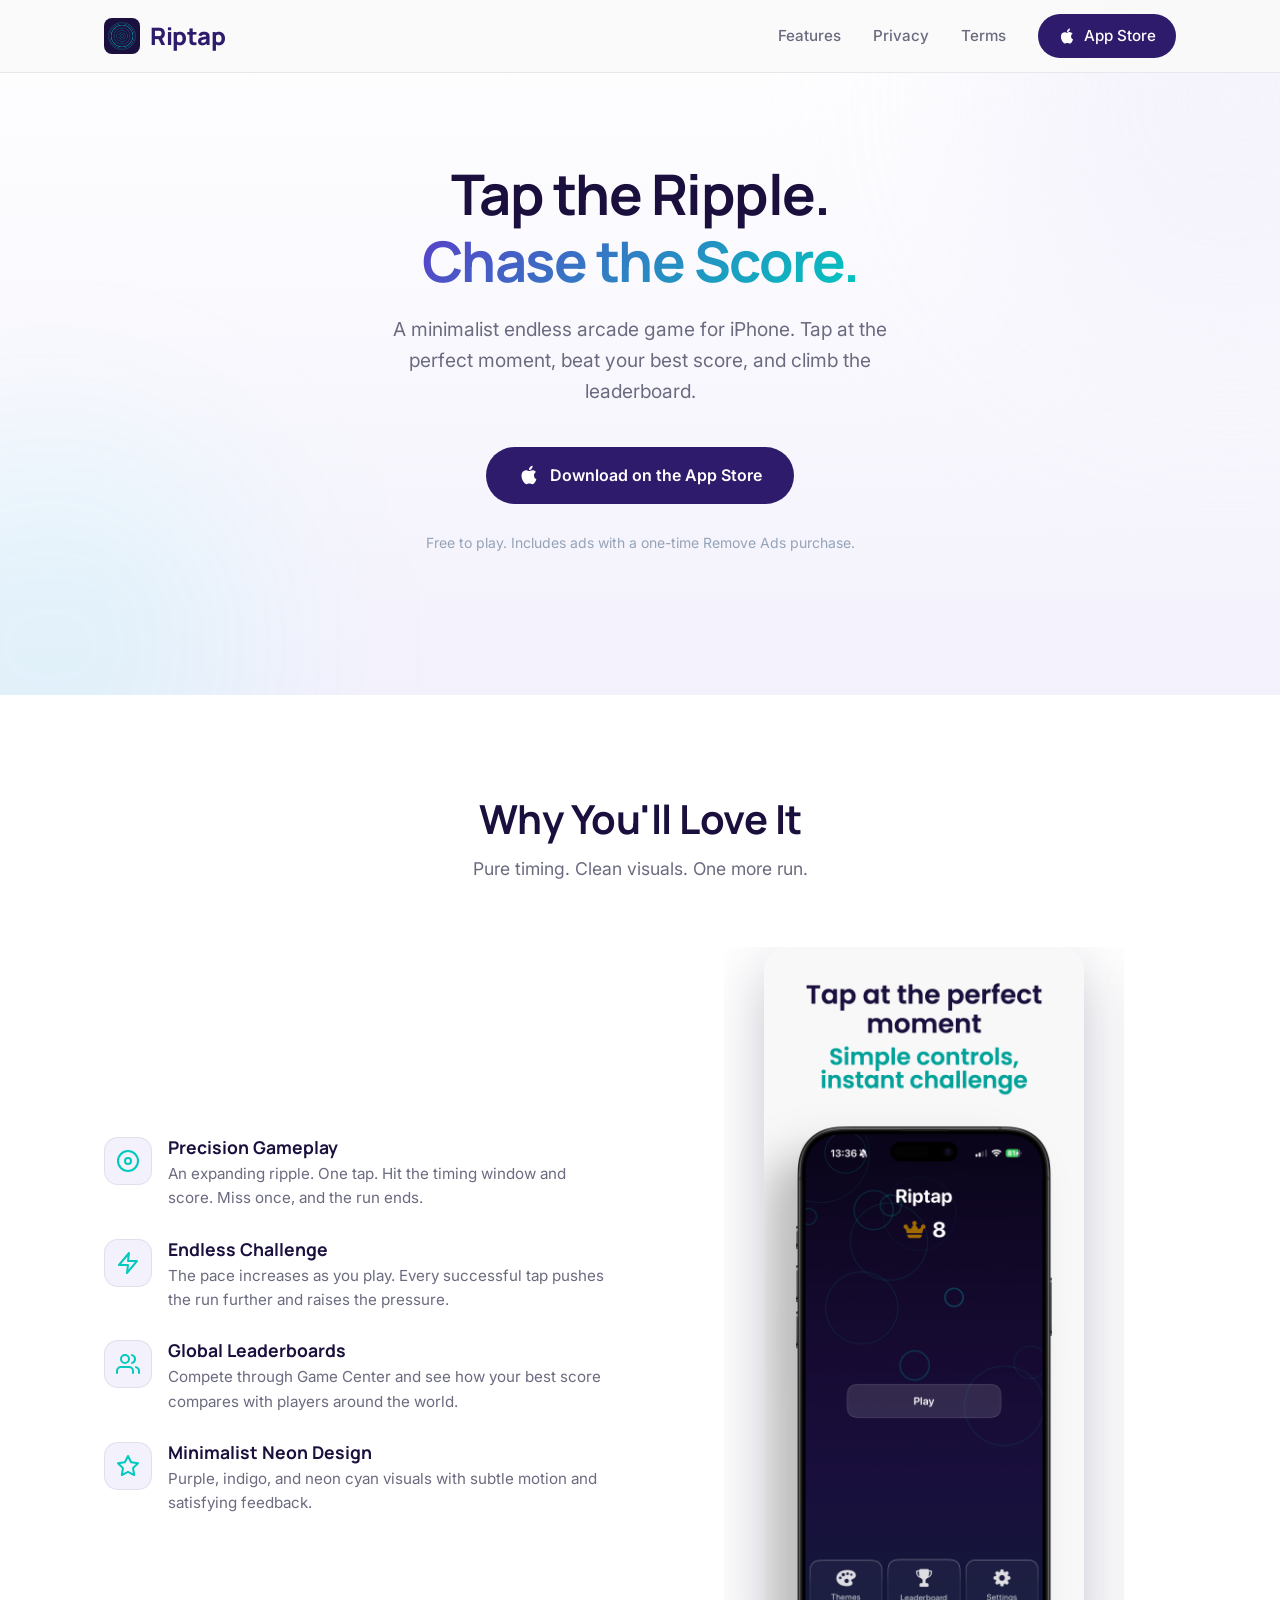
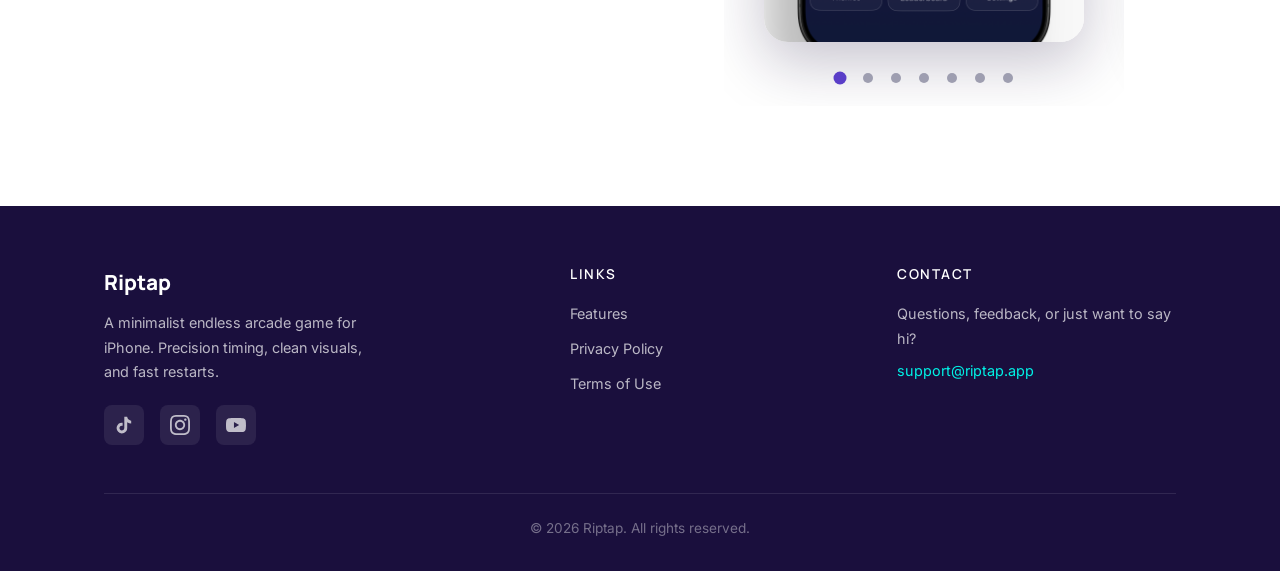
<file: index.html>
<!DOCTYPE html>
<html lang="en">
<head>
  <meta charset="UTF-8">
  <meta name="viewport" content="width=device-width, initial-scale=1.0">
  <title>Riptap — Tap the Ripple. Chase the Score.</title>
  <meta name="description" content="Riptap is a minimalist endless arcade game for iPhone. Tap at the perfect moment, beat your best score, and climb the leaderboard.">
  <link rel="icon" type="image/png" href="images/app-icon.png">
  <link rel="apple-touch-icon" href="images/app-icon.png">
  <link rel="preconnect" href="https://fonts.googleapis.com">
  <link rel="preconnect" href="https://fonts.gstatic.com" crossorigin>
  <link href="https://fonts.googleapis.com/css2?family=Inter:wght@400;500;600&family=Manrope:wght@700;800&display=swap" rel="stylesheet">
  <link rel="stylesheet" href="css/style.css">
</head>
<body>

  <!-- Navigation -->
  <nav class="nav">
    <div class="container">
      <a href="index.html" class="nav-brand"><img src="images/app-icon.png" alt="Riptap logo">Riptap</a>
      <div class="nav-links">
        <a href="#showcase">Features</a>
        <a href="privacy.html">Privacy</a>
        <a href="terms.html">Terms</a>
        <a href="https://apps.apple.com/us/app/riptap/id6760952295" class="nav-cta">
          <svg viewBox="0 0 24 24" fill="currentColor"><path d="M18.71 19.5c-.83 1.24-1.71 2.45-3.05 2.47-1.34.03-1.77-.79-3.29-.79-1.53 0-2 .77-3.27.82-1.31.05-2.3-1.32-3.14-2.53C4.25 17 2.94 12.45 4.7 9.39c.87-1.52 2.43-2.48 4.12-2.51 1.28-.02 2.5.87 3.29.87.78 0 2.26-1.07 3.8-.91.65.03 2.47.26 3.64 1.98-.09.06-2.17 1.28-2.15 3.81.03 3.02 2.65 4.03 2.68 4.04-.03.07-.42 1.44-1.38 2.83M13 3.5c.73-.83 1.94-1.46 2.94-1.5.13 1.17-.34 2.35-1.04 3.19-.69.85-1.83 1.51-2.95 1.42-.15-1.15.41-2.35 1.05-3.11z"/></svg>
          App Store
        </a>
      </div>
      <button class="hamburger" aria-label="Toggle menu">
        <span></span>
        <span></span>
        <span></span>
      </button>
    </div>
  </nav>

  <!-- Mobile Menu -->
  <div class="mobile-menu">
    <a href="#showcase">Features</a>
    <a href="privacy.html">Privacy</a>
    <a href="terms.html">Terms</a>
    <a href="https://apps.apple.com/us/app/riptap/id6760952295" class="btn-primary">
      <svg viewBox="0 0 24 24" fill="currentColor" width="22" height="22"><path d="M18.71 19.5c-.83 1.24-1.71 2.45-3.05 2.47-1.34.03-1.77-.79-3.29-.79-1.53 0-2 .77-3.27.82-1.31.05-2.3-1.32-3.14-2.53C4.25 17 2.94 12.45 4.7 9.39c.87-1.52 2.43-2.48 4.12-2.51 1.28-.02 2.5.87 3.29.87.78 0 2.26-1.07 3.8-.91.65.03 2.47.26 3.64 1.98-.09.06-2.17 1.28-2.15 3.81.03 3.02 2.65 4.03 2.68 4.04-.03.07-.42 1.44-1.38 2.83M13 3.5c.73-.83 1.94-1.46 2.94-1.5.13 1.17-.34 2.35-1.04 3.19-.69.85-1.83 1.51-2.95 1.42-.15-1.15.41-2.35 1.05-3.11z"/></svg>
      Download on the App Store
    </a>
  </div>

  <!-- Hero Section -->
  <section class="hero">
    <div class="orb orb-1"></div>
    <div class="orb orb-2"></div>
    <div class="container">
      <div class="hero-content">
        <h1>Tap the Ripple.<br><span class="accent">Chase the Score.</span></h1>
        <p>A minimalist endless arcade game for iPhone. Tap at the perfect moment, beat your best score, and climb the leaderboard.</p>
        <div class="hero-buttons">
          <a href="https://apps.apple.com/us/app/riptap/id6760952295" class="btn-primary">
            <svg viewBox="0 0 24 24" fill="currentColor"><path d="M18.71 19.5c-.83 1.24-1.71 2.45-3.05 2.47-1.34.03-1.77-.79-3.29-.79-1.53 0-2 .77-3.27.82-1.31.05-2.3-1.32-3.14-2.53C4.25 17 2.94 12.45 4.7 9.39c.87-1.52 2.43-2.48 4.12-2.51 1.28-.02 2.5.87 3.29.87.78 0 2.26-1.07 3.8-.91.65.03 2.47.26 3.64 1.98-.09.06-2.17 1.28-2.15 3.81.03 3.02 2.65 4.03 2.68 4.04-.03.07-.42 1.44-1.38 2.83M13 3.5c.73-.83 1.94-1.46 2.94-1.5.13 1.17-.34 2.35-1.04 3.19-.69.85-1.83 1.51-2.95 1.42-.15-1.15.41-2.35 1.05-3.11z"/></svg>
            Download on the App Store
          </a>
          <p style="margin-top: 12px; font-size: 14px; color: #94a3b8;">Free to play. Includes ads with a one-time Remove Ads purchase.</p>
        </div>
      </div>
    </div>
  </section>

  <!-- Showcase Section (Features + Screenshots) -->
  <section class="showcase" id="showcase">
    <div class="container">
      <div class="section-header reveal">
        <h2>Why You'll Love It</h2>
        <p>Pure timing. Clean visuals. One more run.</p>
      </div>

      <!-- Row 1: Details left, screenshot right -->
      <div class="showcase-row reveal">
        <div class="showcase-details">
          <div class="showcase-item">
            <div class="showcase-icon">
              <svg width="24" height="24" viewBox="0 0 24 24" fill="none" stroke="currentColor" stroke-width="2" stroke-linecap="round" stroke-linejoin="round"><path d="M12 22c5.523 0 10-4.477 10-10S17.523 2 12 2 2 6.477 2 12s4.477 10 10 10z"/><circle cx="12" cy="12" r="3"/></svg>
            </div>
            <div>
              <h3>Precision Gameplay</h3>
              <p>An expanding ripple. One tap. Hit the timing window and score. Miss once, and the run ends.</p>
            </div>
          </div>
          <div class="showcase-item">
            <div class="showcase-icon">
              <svg width="24" height="24" viewBox="0 0 24 24" fill="none" stroke="currentColor" stroke-width="2" stroke-linecap="round" stroke-linejoin="round"><path d="M13 2L3 14h9l-1 8 10-12h-9l1-8z"/></svg>
            </div>
            <div>
              <h3>Endless Challenge</h3>
              <p>The pace increases as you play. Every successful tap pushes the run further and raises the pressure.</p>
            </div>
          </div>
          <div class="showcase-item">
            <div class="showcase-icon">
              <svg width="24" height="24" viewBox="0 0 24 24" fill="none" stroke="currentColor" stroke-width="2" stroke-linecap="round" stroke-linejoin="round"><path d="M17 21v-2a4 4 0 0 0-4-4H5a4 4 0 0 0-4 4v2"/><circle cx="9" cy="7" r="4"/><path d="M23 21v-2a4 4 0 0 0-3-3.87"/><path d="M16 3.13a4 4 0 0 1 0 7.75"/></svg>
            </div>
            <div>
              <h3>Global Leaderboards</h3>
              <p>Compete through Game Center and see how your best score compares with players around the world.</p>
            </div>
          </div>
          <div class="showcase-item">
            <div class="showcase-icon">
              <svg width="24" height="24" viewBox="0 0 24 24" fill="none" stroke="currentColor" stroke-width="2" stroke-linecap="round" stroke-linejoin="round"><polygon points="12 2 15.09 8.26 22 9.27 17 14.14 18.18 21.02 12 17.77 5.82 21.02 7 14.14 2 9.27 8.91 8.26 12 2"/></svg>
            </div>
            <div>
              <h3>Minimalist Neon Design</h3>
              <p>Purple, indigo, and neon cyan visuals with subtle motion and satisfying feedback.</p>
            </div>
          </div>
        </div>
        <div class="showcase-screenshot">
          <div class="carousel">
            <div class="carousel-track">
              <div class="carousel-slide">
                <img src="images/screenshot-1.png" alt="Riptap gameplay screenshot 1" class="screenshot-img">
              </div>
              <div class="carousel-slide">
                <img src="images/screenshot-2.png" alt="Riptap gameplay screenshot 2" class="screenshot-img">
              </div>
              <div class="carousel-slide">
                <img src="images/screenshot-3.png" alt="Riptap gameplay screenshot 3" class="screenshot-img">
              </div>
              <div class="carousel-slide">
                <img src="images/screenshot-4.png" alt="Riptap gameplay screenshot 4" class="screenshot-img">
              </div>
              <div class="carousel-slide">
                <img src="images/screenshot-5.png" alt="Riptap gameplay screenshot 5" class="screenshot-img">
              </div>
              <div class="carousel-slide">
                <img src="images/screenshot-6.png" alt="Riptap gameplay screenshot 6" class="screenshot-img">
              </div>
              <div class="carousel-slide">
                <img src="images/screenshot-7.png" alt="Riptap gameplay screenshot 7" class="screenshot-img">
              </div>
            </div>
            <div class="carousel-dots">
              <button class="carousel-dot active" aria-label="Go to slide 1"></button>
              <button class="carousel-dot" aria-label="Go to slide 2"></button>
              <button class="carousel-dot" aria-label="Go to slide 3"></button>
              <button class="carousel-dot" aria-label="Go to slide 4"></button>
              <button class="carousel-dot" aria-label="Go to slide 5"></button>
              <button class="carousel-dot" aria-label="Go to slide 6"></button>
              <button class="carousel-dot" aria-label="Go to slide 7"></button>
            </div>
          </div>
        </div>
      </div>
    </div>
  </section>

  <!-- Footer -->
  <footer class="footer">
    <div class="container">
      <div class="footer-grid">
        <div>
          <div class="footer-brand">Riptap</div>
          <p class="footer-desc">A minimalist endless arcade game for iPhone. Precision timing, clean visuals, and fast restarts.</p>
          <div class="footer-social">
            <a href="https://www.tiktok.com/@riptapgame" target="_blank" rel="noopener noreferrer" aria-label="TikTok">
              <svg width="20" height="20" viewBox="0 0 24 24" fill="currentColor">
                <path d="M19.59 6.69a4.83 4.83 0 0 1-3.77-4.25V2h-3.45v13.67a2.89 2.89 0 0 1-5.2 1.74 2.89 2.89 0 0 1 2.31-4.64 2.93 2.93 0 0 1 .88.13V9.4a6.84 6.84 0 0 0-1-.05A6.33 6.33 0 0 0 5 20.1a6.34 6.34 0 0 0 10.86-4.43v-7a8.16 8.16 0 0 0 4.77 1.52v-3.4a4.85 4.85 0 0 1-1-.1z"/>
              </svg>
            </a>
            <a href="https://www.instagram.com/riptapgame/" target="_blank" rel="noopener noreferrer" aria-label="Instagram">
              <svg width="20" height="20" viewBox="0 0 24 24" fill="currentColor">
                <path d="M12 2.163c3.204 0 3.584.012 4.85.07 3.252.148 4.771 1.691 4.919 4.919.058 1.265.069 1.645.069 4.849 0 3.205-.012 3.584-.069 4.849-.149 3.225-1.664 4.771-4.919 4.919-1.266.058-1.644.07-4.85.07-3.204 0-3.584-.012-4.849-.07-3.26-.149-4.771-1.699-4.919-4.92-.058-1.265-.07-1.644-.07-4.849 0-3.204.013-3.583.07-4.849.149-3.227 1.664-4.771 4.919-4.919 1.266-.057 1.645-.069 4.849-.069zm0-2.163c-3.259 0-3.667.014-4.947.072-4.358.2-6.78 2.618-6.98 6.98-.059 1.281-.073 1.689-.073 4.948 0 3.259.014 3.668.072 4.948.2 4.358 2.618 6.78 6.98 6.98 1.281.058 1.689.072 4.948.072 3.259 0 3.668-.014 4.948-.072 4.354-.2 6.782-2.618 6.979-6.98.059-1.28.073-1.689.073-4.948 0-3.259-.014-3.667-.072-4.947-.196-4.354-2.617-6.78-6.979-6.98-1.281-.059-1.69-.073-4.949-.073zm0 5.838c-3.403 0-6.162 2.759-6.162 6.162s2.759 6.163 6.162 6.163 6.162-2.759 6.162-6.163c0-3.403-2.759-6.162-6.162-6.162zm0 10.162c-2.209 0-4-1.79-4-4 0-2.209 1.791-4 4-4s4 1.791 4 4c0 2.21-1.791 4-4 4zm6.406-11.845c-.796 0-1.441.645-1.441 1.44s.645 1.44 1.441 1.44c.795 0 1.439-.645 1.439-1.44s-.644-1.44-1.439-1.44z"/>
              </svg>
            </a>
            <a href="https://www.youtube.com/@riptapgame" target="_blank" rel="noopener noreferrer" aria-label="YouTube">
              <svg width="20" height="20" viewBox="0 0 24 24" fill="currentColor">
                <path d="M23.498 6.186a3.016 3.016 0 0 0-2.122-2.136C19.505 3.545 12 3.545 12 3.545s-7.505 0-9.377.505A3.017 3.017 0 0 0 .502 6.186C0 8.07 0 12 0 12s0 3.93.502 5.814a3.016 3.016 0 0 0 2.122 2.136c1.871.505 9.376.505 9.376.505s7.505 0 9.377-.505a3.015 3.015 0 0 0 2.122-2.136C24 15.93 24 12 24 12s0-3.93-.502-5.814zM9.545 15.568V8.432L15.818 12l-6.273 3.568z"/>
              </svg>
            </a>
          </div>
        </div>
        <div class="footer-col">
          <h4>Links</h4>
          <a href="#showcase">Features</a>
          <a href="privacy.html">Privacy Policy</a>
          <a href="terms.html">Terms of Use</a>
        </div>
        <div class="footer-col">
          <h4>Contact</h4>
          <p>Questions, feedback, or just want to say hi?</p>
          <a href="mailto:support@riptap.app" class="footer-email">support@riptap.app</a>
        </div>
      </div>
      <div class="footer-bottom">
        <span>&copy; 2026 Riptap. All rights reserved.</span>
      </div>
    </div>
  </footer>

  <script src="js/main.js"></script>
</body>
</html>
</file>
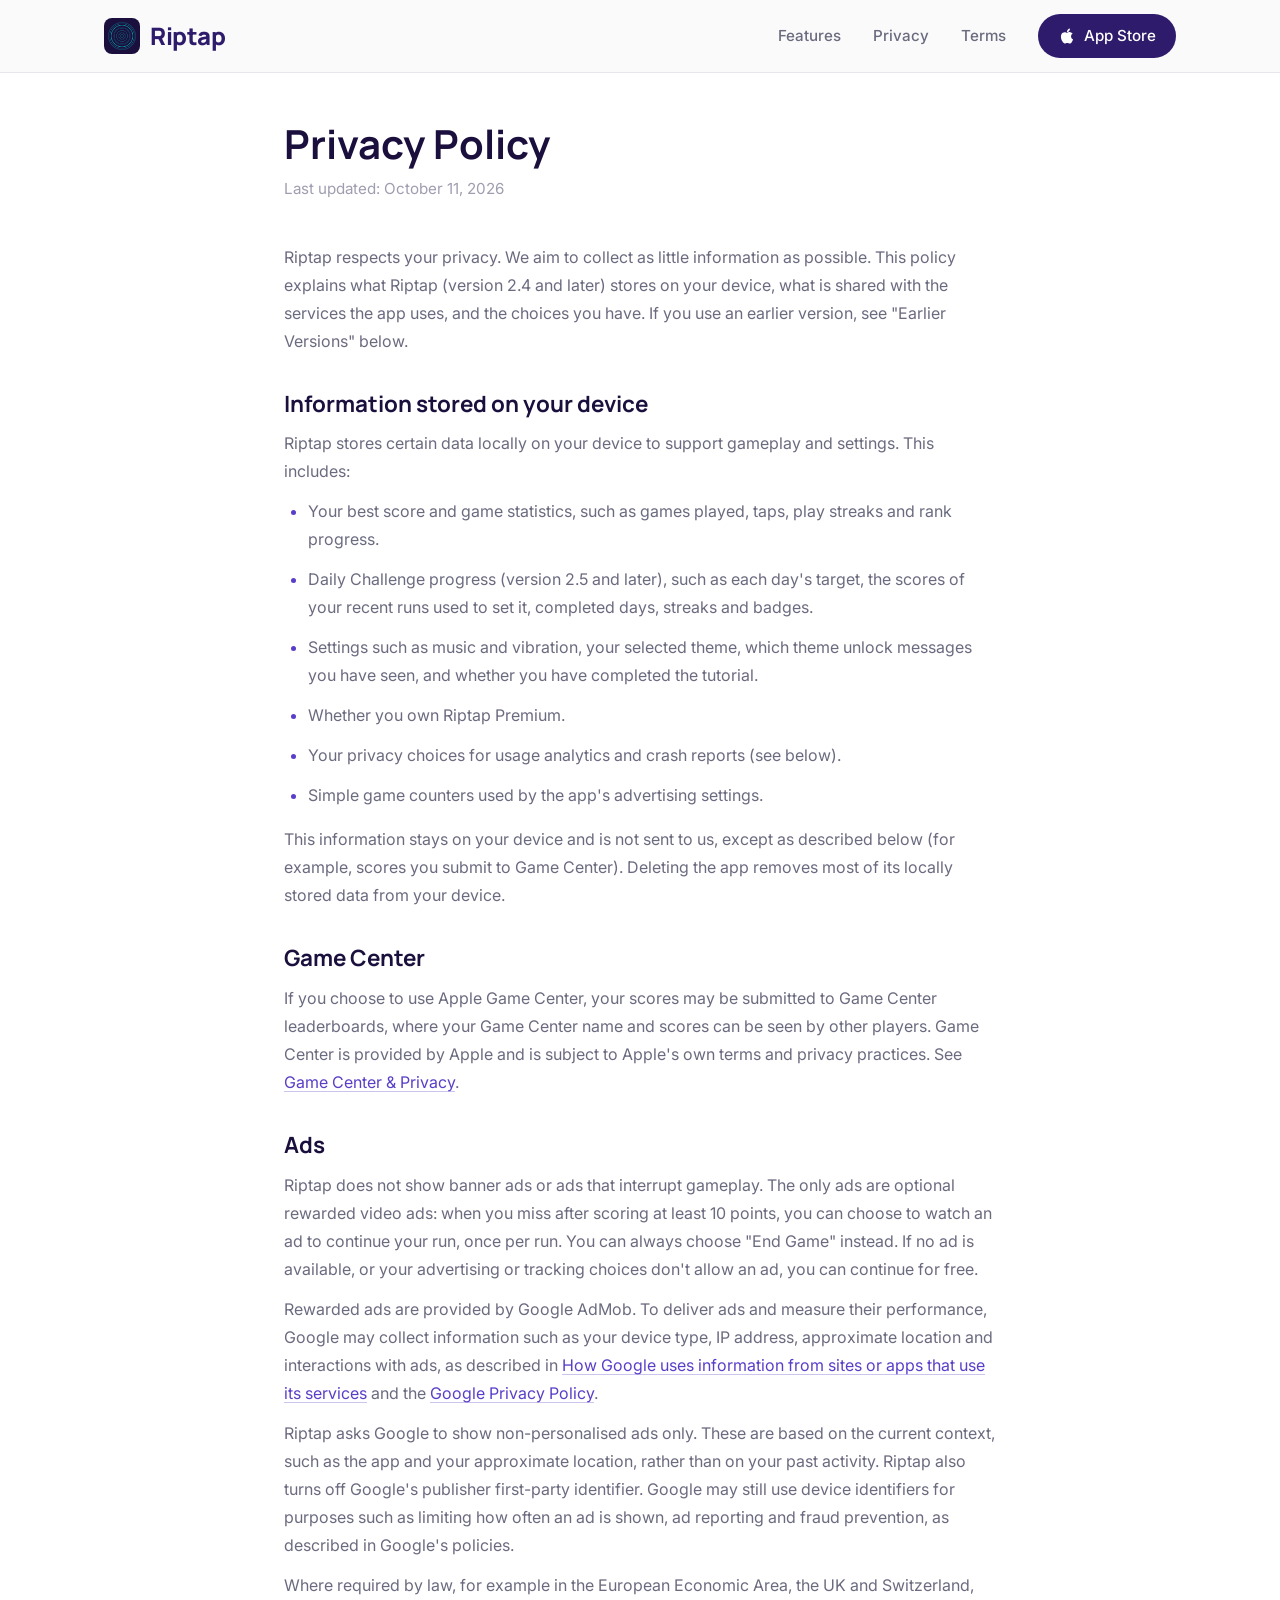
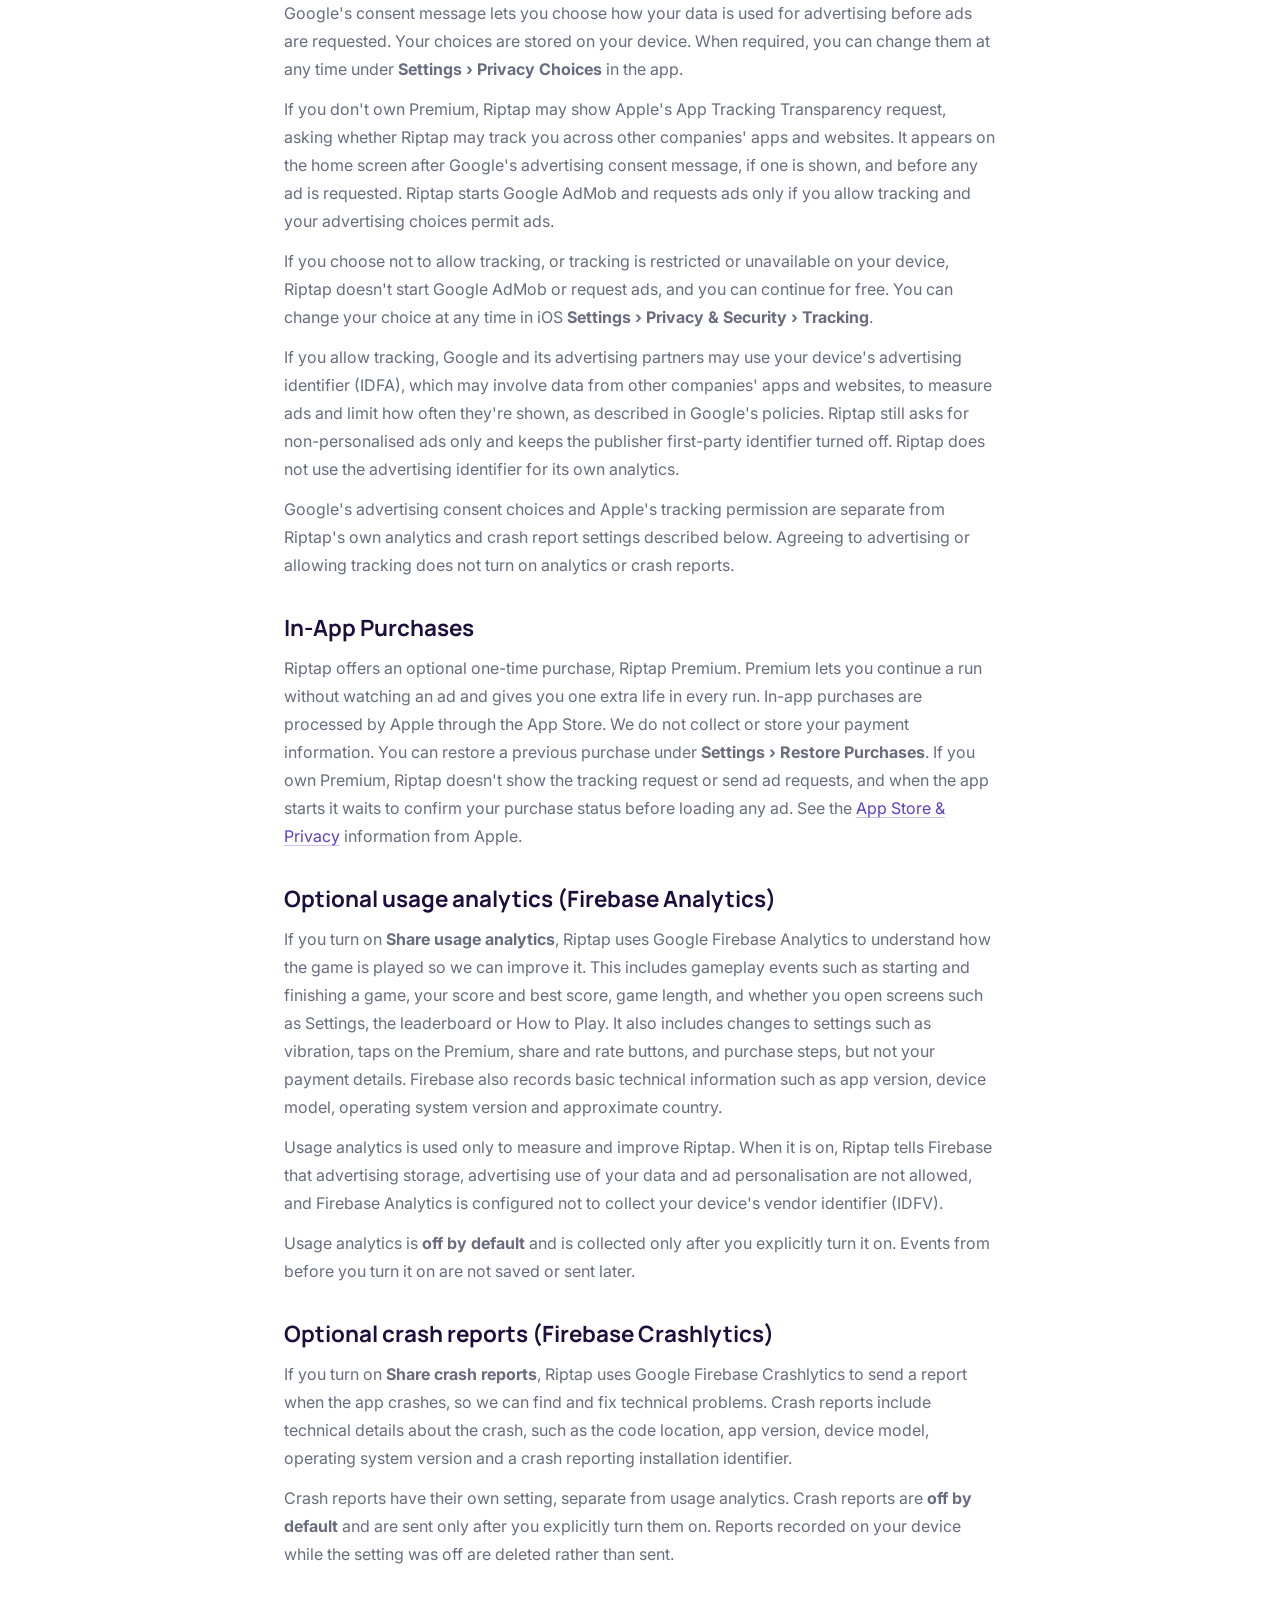
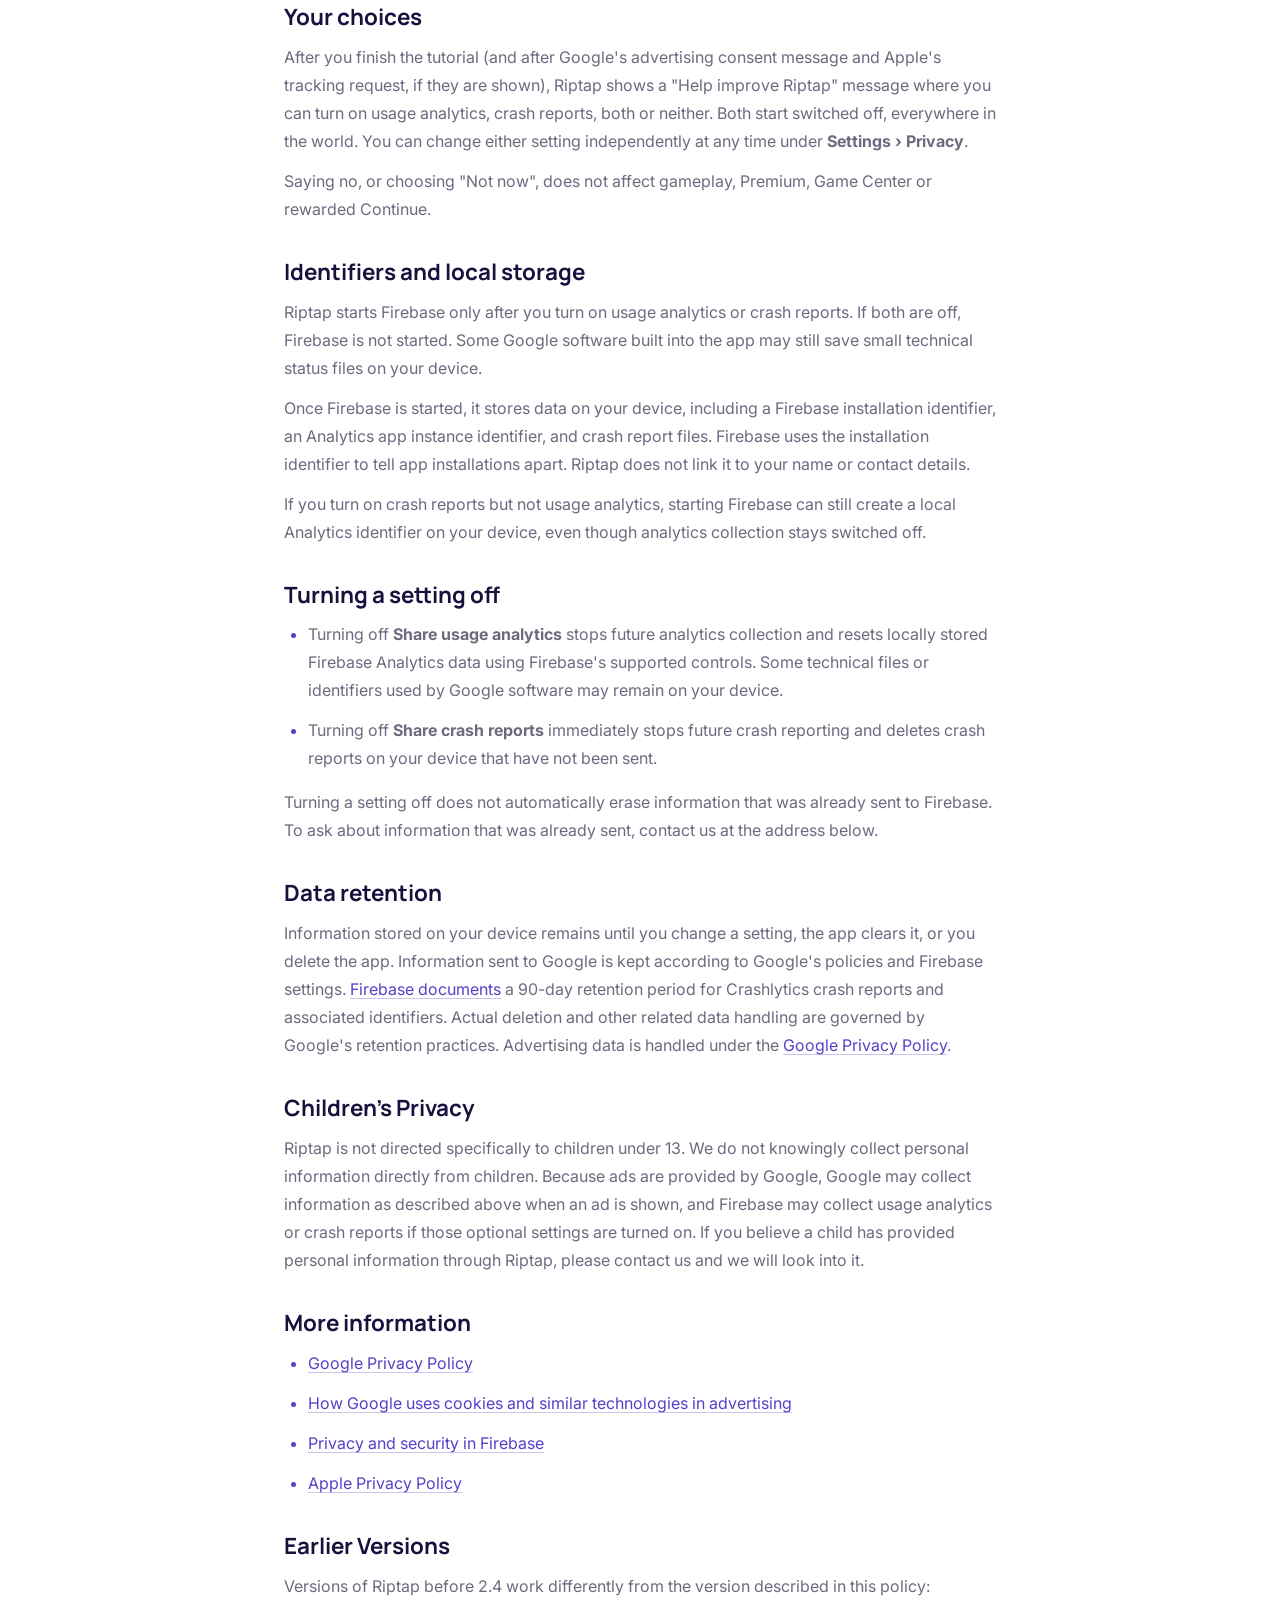
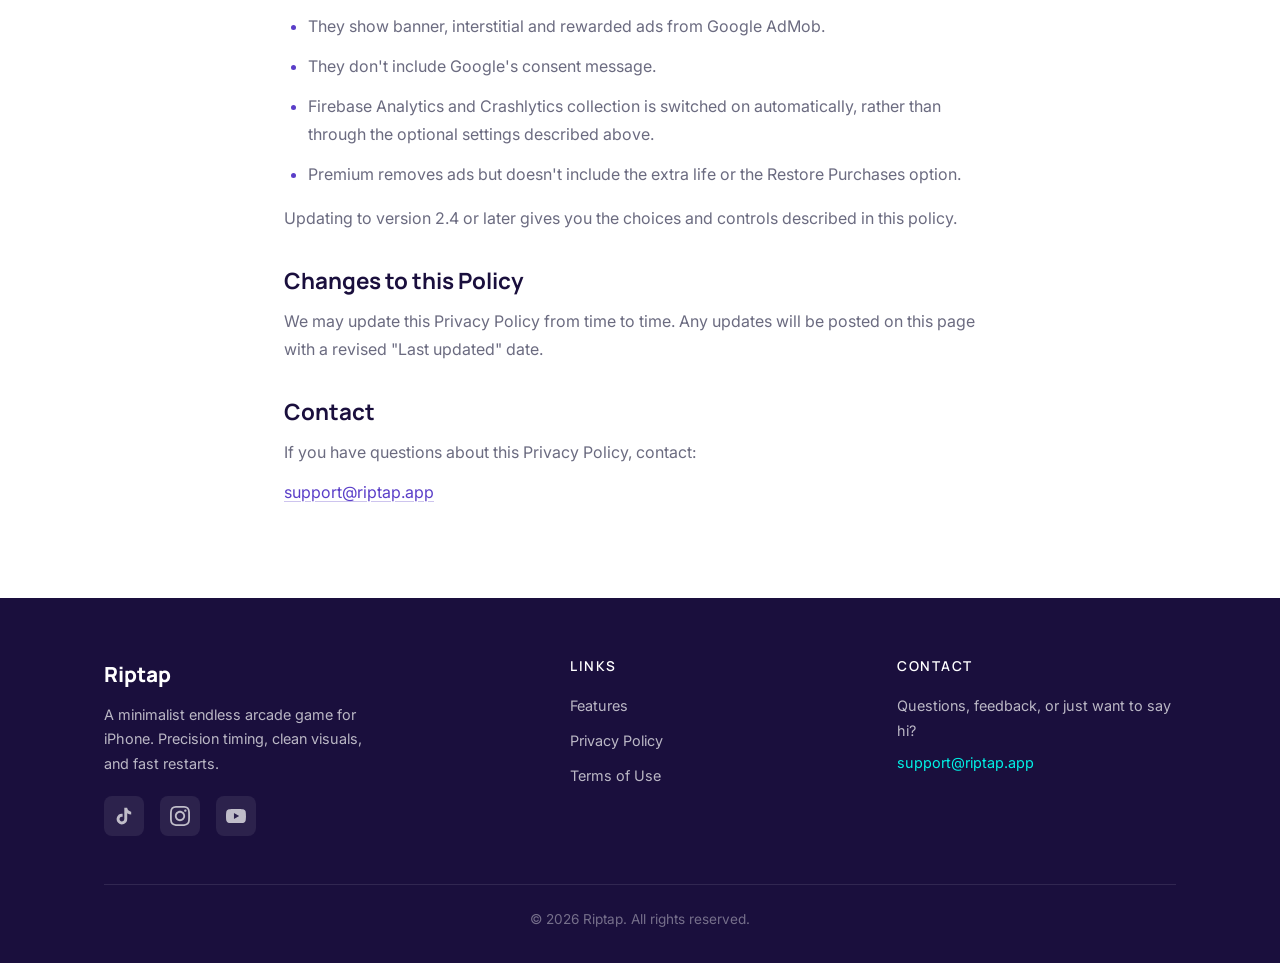
<file: privacy.html>
<!DOCTYPE html>
<html lang="en">
<head>
  <meta charset="UTF-8">
  <meta name="viewport" content="width=device-width, initial-scale=1.0">
  <title>Privacy Policy — Riptap</title>
  <meta name="description" content="Riptap Privacy Policy. Learn how we handle your data.">
  <link rel="icon" type="image/png" href="images/app-icon.png">
  <link rel="apple-touch-icon" href="images/app-icon.png">
  <link rel="preconnect" href="https://fonts.googleapis.com">
  <link rel="preconnect" href="https://fonts.gstatic.com" crossorigin>
  <link href="https://fonts.googleapis.com/css2?family=Inter:wght@400;500;600&family=Manrope:wght@700;800&display=swap" rel="stylesheet">
  <link rel="stylesheet" href="css/style.css">
</head>
<body>

  <!-- Navigation -->
  <nav class="nav">
    <div class="container">
      <a href="index.html" class="nav-brand"><img src="images/app-icon.png" alt="Riptap logo">Riptap</a>
      <div class="nav-links">
        <a href="index.html#showcase">Features</a>
        <a href="privacy.html">Privacy</a>
        <a href="terms.html">Terms</a>
        <a href="https://apps.apple.com/us/app/riptap/id6760952295" class="nav-cta">
          <svg viewBox="0 0 24 24" fill="currentColor"><path d="M18.71 19.5c-.83 1.24-1.71 2.45-3.05 2.47-1.34.03-1.77-.79-3.29-.79-1.53 0-2 .77-3.27.82-1.31.05-2.3-1.32-3.14-2.53C4.25 17 2.94 12.45 4.7 9.39c.87-1.52 2.43-2.48 4.12-2.51 1.28-.02 2.5.87 3.29.87.78 0 2.26-1.07 3.8-.91.65.03 2.47.26 3.64 1.98-.09.06-2.17 1.28-2.15 3.81.03 3.02 2.65 4.03 2.68 4.04-.03.07-.42 1.44-1.38 2.83M13 3.5c.73-.83 1.94-1.46 2.94-1.5.13 1.17-.34 2.35-1.04 3.19-.69.85-1.83 1.51-2.95 1.42-.15-1.15.41-2.35 1.05-3.11z"/></svg>
          App Store
        </a>
      </div>
      <button class="hamburger" aria-label="Toggle menu">
        <span></span>
        <span></span>
        <span></span>
      </button>
    </div>
  </nav>

  <!-- Mobile Menu -->
  <div class="mobile-menu">
    <a href="index.html#showcase">Features</a>
    <a href="privacy.html">Privacy</a>
    <a href="terms.html">Terms</a>
    <a href="https://apps.apple.com/us/app/riptap/id6760952295" class="btn-primary">
      <svg viewBox="0 0 24 24" fill="currentColor" width="22" height="22"><path d="M18.71 19.5c-.83 1.24-1.71 2.45-3.05 2.47-1.34.03-1.77-.79-3.29-.79-1.53 0-2 .77-3.27.82-1.31.05-2.3-1.32-3.14-2.53C4.25 17 2.94 12.45 4.7 9.39c.87-1.52 2.43-2.48 4.12-2.51 1.28-.02 2.5.87 3.29.87.78 0 2.26-1.07 3.8-.91.65.03 2.47.26 3.64 1.98-.09.06-2.17 1.28-2.15 3.81.03 3.02 2.65 4.03 2.68 4.04-.03.07-.42 1.44-1.38 2.83M13 3.5c.73-.83 1.94-1.46 2.94-1.5.13 1.17-.34 2.35-1.04 3.19-.69.85-1.83 1.51-2.95 1.42-.15-1.15.41-2.35 1.05-3.11z"/></svg>
      Download on App Store
    </a>
  </div>

  <!-- Privacy Policy Content -->
  <main class="legal-page">
    <div class="container">
      <h1>Privacy Policy</h1>
      <p class="legal-updated">Last updated: October 11, 2026</p>

      <p>Riptap respects your privacy. We aim to collect as little information as possible. This policy explains what Riptap (version 2.4 and later) stores on your device, what is shared with the services the app uses, and the choices you have. If you use an earlier version, see "Earlier Versions" below.</p>

      <h2>Information stored on your device</h2>
      <p>Riptap stores certain data locally on your device to support gameplay and settings. This includes:</p>
      <ul>
        <li>Your best score and game statistics, such as games played, taps, play streaks and rank progress.</li>
        <li>Daily Challenge progress (version 2.5 and later), such as each day's target, the scores of your recent runs used to set it, completed days, streaks and badges.</li>
        <li>Settings such as music and vibration, your selected theme, which theme unlock messages you have seen, and whether you have completed the tutorial.</li>
        <li>Whether you own Riptap Premium.</li>
        <li>Your privacy choices for usage analytics and crash reports (see below).</li>
        <li>Simple game counters used by the app's advertising settings.</li>
      </ul>
      <p>This information stays on your device and is not sent to us, except as described below (for example, scores you submit to Game Center). Deleting the app removes most of its locally stored data from your device.</p>

      <h2>Game Center</h2>
      <p>If you choose to use Apple Game Center, your scores may be submitted to Game Center leaderboards, where your Game Center name and scores can be seen by other players. Game Center is provided by Apple and is subject to Apple's own terms and privacy practices. See <a href="https://www.apple.com/legal/privacy/data/en/game-center/" target="_blank" rel="noopener noreferrer">Game Center &amp; Privacy</a>.</p>

      <h2>Ads</h2>
      <p>Riptap does not show banner ads or ads that interrupt gameplay. The only ads are optional rewarded video ads: when you miss after scoring at least 10 points, you can choose to watch an ad to continue your run, once per run. You can always choose "End Game" instead. If no ad is available, or your advertising or tracking choices don't allow an ad, you can continue for free.</p>
      <p>Rewarded ads are provided by Google AdMob. To deliver ads and measure their performance, Google may collect information such as your device type, IP address, approximate location and interactions with ads, as described in <a href="https://policies.google.com/technologies/partner-sites" target="_blank" rel="noopener noreferrer">How Google uses information from sites or apps that use its services</a> and the <a href="https://policies.google.com/privacy" target="_blank" rel="noopener noreferrer">Google Privacy Policy</a>.</p>
      <p>Riptap asks Google to show non-personalised ads only. These are based on the current context, such as the app and your approximate location, rather than on your past activity. Riptap also turns off Google's publisher first-party identifier. Google may still use device identifiers for purposes such as limiting how often an ad is shown, ad reporting and fraud prevention, as described in Google's policies.</p>
      <p>Where required by law, for example in the European Economic Area, the UK and Switzerland, Google's consent message lets you choose how your data is used for advertising before ads are requested. Your choices are stored on your device. When required, you can change them at any time under <strong>Settings &rsaquo; Privacy Choices</strong> in the app.</p>
      <p>If you don't own Premium, Riptap may show Apple's App Tracking Transparency request, asking whether Riptap may track you across other companies' apps and websites. It appears on the home screen after Google's advertising consent message, if one is shown, and before any ad is requested. Riptap starts Google AdMob and requests ads only if you allow tracking and your advertising choices permit ads.</p>
      <p>If you choose not to allow tracking, or tracking is restricted or unavailable on your device, Riptap doesn't start Google AdMob or request ads, and you can continue for free. You can change your choice at any time in iOS <strong>Settings &rsaquo; Privacy &amp; Security &rsaquo; Tracking</strong>.</p>
      <p>If you allow tracking, Google and its advertising partners may use your device's advertising identifier (IDFA), which may involve data from other companies' apps and websites, to measure ads and limit how often they're shown, as described in Google's policies. Riptap still asks for non-personalised ads only and keeps the publisher first-party identifier turned off. Riptap does not use the advertising identifier for its own analytics.</p>
      <p>Google's advertising consent choices and Apple's tracking permission are separate from Riptap's own analytics and crash report settings described below. Agreeing to advertising or allowing tracking does not turn on analytics or crash reports.</p>

      <h2>In-App Purchases</h2>
      <p>Riptap offers an optional one-time purchase, Riptap Premium. Premium lets you continue a run without watching an ad and gives you one extra life in every run. In-app purchases are processed by Apple through the App Store. We do not collect or store your payment information. You can restore a previous purchase under <strong>Settings &rsaquo; Restore Purchases</strong>. If you own Premium, Riptap doesn't show the tracking request or send ad requests, and when the app starts it waits to confirm your purchase status before loading any ad. See the <a href="https://www.apple.com/legal/privacy/data/en/app-store/" target="_blank" rel="noopener noreferrer">App Store &amp; Privacy</a> information from Apple.</p>

      <h2>Optional usage analytics (Firebase Analytics)</h2>
      <p>If you turn on <strong>Share usage analytics</strong>, Riptap uses Google Firebase Analytics to understand how the game is played so we can improve it. This includes gameplay events such as starting and finishing a game, your score and best score, game length, and whether you open screens such as Settings, the leaderboard or How to Play. It also includes changes to settings such as vibration, taps on the Premium, share and rate buttons, and purchase steps, but not your payment details. Firebase also records basic technical information such as app version, device model, operating system version and approximate country.</p>
      <p>Usage analytics is used only to measure and improve Riptap. When it is on, Riptap tells Firebase that advertising storage, advertising use of your data and ad personalisation are not allowed, and Firebase Analytics is configured not to collect your device's vendor identifier (IDFV).</p>
      <p>Usage analytics is <strong>off by default</strong> and is collected only after you explicitly turn it on. Events from before you turn it on are not saved or sent later.</p>

      <h2>Optional crash reports (Firebase Crashlytics)</h2>
      <p>If you turn on <strong>Share crash reports</strong>, Riptap uses Google Firebase Crashlytics to send a report when the app crashes, so we can find and fix technical problems. Crash reports include technical details about the crash, such as the code location, app version, device model, operating system version and a crash reporting installation identifier.</p>
      <p>Crash reports have their own setting, separate from usage analytics. Crash reports are <strong>off by default</strong> and are sent only after you explicitly turn them on. Reports recorded on your device while the setting was off are deleted rather than sent.</p>

      <h2>Your choices</h2>
      <p>After you finish the tutorial (and after Google's advertising consent message and Apple's tracking request, if they are shown), Riptap shows a "Help improve Riptap" message where you can turn on usage analytics, crash reports, both or neither. Both start switched off, everywhere in the world. You can change either setting independently at any time under <strong>Settings &rsaquo; Privacy</strong>.</p>
      <p>Saying no, or choosing "Not now", does not affect gameplay, Premium, Game Center or rewarded Continue.</p>

      <h2>Identifiers and local storage</h2>
      <p>Riptap starts Firebase only after you turn on usage analytics or crash reports. If both are off, Firebase is not started. Some Google software built into the app may still save small technical status files on your device.</p>
      <p>Once Firebase is started, it stores data on your device, including a Firebase installation identifier, an Analytics app instance identifier, and crash report files. Firebase uses the installation identifier to tell app installations apart. Riptap does not link it to your name or contact details.</p>
      <p>If you turn on crash reports but not usage analytics, starting Firebase can still create a local Analytics identifier on your device, even though analytics collection stays switched off.</p>

      <h2>Turning a setting off</h2>
      <ul>
        <li>Turning off <strong>Share usage analytics</strong> stops future analytics collection and resets locally stored Firebase Analytics data using Firebase's supported controls. Some technical files or identifiers used by Google software may remain on your device.</li>
        <li>Turning off <strong>Share crash reports</strong> immediately stops future crash reporting and deletes crash reports on your device that have not been sent.</li>
      </ul>
      <p>Turning a setting off does not automatically erase information that was already sent to Firebase. To ask about information that was already sent, contact us at the address below.</p>

      <h2>Data retention</h2>
      <p>Information stored on your device remains until you change a setting, the app clears it, or you delete the app. Information sent to Google is kept according to Google's policies and Firebase settings. <a href="https://firebase.google.com/support/privacy" target="_blank" rel="noopener noreferrer">Firebase documents</a> a 90-day retention period for Crashlytics crash reports and associated identifiers. Actual deletion and other related data handling are governed by Google's retention practices. Advertising data is handled under the <a href="https://policies.google.com/privacy" target="_blank" rel="noopener noreferrer">Google Privacy Policy</a>.</p>

      <h2>Children's Privacy</h2>
      <p>Riptap is not directed specifically to children under 13. We do not knowingly collect personal information directly from children. Because ads are provided by Google, Google may collect information as described above when an ad is shown, and Firebase may collect usage analytics or crash reports if those optional settings are turned on. If you believe a child has provided personal information through Riptap, please contact us and we will look into it.</p>

      <h2>More information</h2>
      <ul>
        <li><a href="https://policies.google.com/privacy" target="_blank" rel="noopener noreferrer">Google Privacy Policy</a></li>
        <li><a href="https://policies.google.com/technologies/ads" target="_blank" rel="noopener noreferrer">How Google uses cookies and similar technologies in advertising</a></li>
        <li><a href="https://firebase.google.com/support/privacy" target="_blank" rel="noopener noreferrer">Privacy and security in Firebase</a></li>
        <li><a href="https://www.apple.com/legal/privacy/" target="_blank" rel="noopener noreferrer">Apple Privacy Policy</a></li>
      </ul>

      <h2>Earlier Versions</h2>
      <p>Versions of Riptap before 2.4 work differently from the version described in this policy:</p>
      <ul>
        <li>They show banner, interstitial and rewarded ads from Google AdMob.</li>
        <li>They don't include Google's consent message.</li>
        <li>Firebase Analytics and Crashlytics collection is switched on automatically, rather than through the optional settings described above.</li>
        <li>Premium removes ads but doesn't include the extra life or the Restore Purchases option.</li>
      </ul>
      <p>Updating to version 2.4 or later gives you the choices and controls described in this policy.</p>

      <h2>Changes to this Policy</h2>
      <p>We may update this Privacy Policy from time to time. Any updates will be posted on this page with a revised "Last updated" date.</p>

      <h2>Contact</h2>
      <p>If you have questions about this Privacy Policy, contact:</p>
      <p><a href="mailto:support@riptap.app">support@riptap.app</a></p>
    </div>
  </main>

  <!-- Footer -->
  <footer class="footer">
    <div class="container">
      <div class="footer-grid">
        <div>
          <div class="footer-brand">Riptap</div>
          <p class="footer-desc">A minimalist endless arcade game for iPhone. Precision timing, clean visuals, and fast restarts.</p>
          <div class="footer-social">
            <a href="https://www.tiktok.com/@riptapgame" target="_blank" rel="noopener noreferrer" aria-label="TikTok">
              <svg width="20" height="20" viewBox="0 0 24 24" fill="currentColor">
                <path d="M19.59 6.69a4.83 4.83 0 0 1-3.77-4.25V2h-3.45v13.67a2.89 2.89 0 0 1-5.2 1.74 2.89 2.89 0 0 1 2.31-4.64 2.93 2.93 0 0 1 .88.13V9.4a6.84 6.84 0 0 0-1-.05A6.33 6.33 0 0 0 5 20.1a6.34 6.34 0 0 0 10.86-4.43v-7a8.16 8.16 0 0 0 4.77 1.52v-3.4a4.85 4.85 0 0 1-1-.1z"/>
              </svg>
            </a>
            <a href="https://www.instagram.com/riptapgame/" target="_blank" rel="noopener noreferrer" aria-label="Instagram">
              <svg width="20" height="20" viewBox="0 0 24 24" fill="currentColor">
                <path d="M12 2.163c3.204 0 3.584.012 4.85.07 3.252.148 4.771 1.691 4.919 4.919.058 1.265.069 1.645.069 4.849 0 3.205-.012 3.584-.069 4.849-.149 3.225-1.664 4.771-4.919 4.919-1.266.058-1.644.07-4.85.07-3.204 0-3.584-.012-4.849-.07-3.26-.149-4.771-1.699-4.919-4.92-.058-1.265-.07-1.644-.07-4.849 0-3.204.013-3.583.07-4.849.149-3.227 1.664-4.771 4.919-4.919 1.266-.057 1.645-.069 4.849-.069zm0-2.163c-3.259 0-3.667.014-4.947.072-4.358.2-6.78 2.618-6.98 6.98-.059 1.281-.073 1.689-.073 4.948 0 3.259.014 3.668.072 4.948.2 4.358 2.618 6.78 6.98 6.98 1.281.058 1.689.072 4.948.072 3.259 0 3.668-.014 4.948-.072 4.354-.2 6.782-2.618 6.979-6.98.059-1.28.073-1.689.073-4.948 0-3.259-.014-3.667-.072-4.947-.196-4.354-2.617-6.78-6.979-6.98-1.281-.059-1.69-.073-4.949-.073zm0 5.838c-3.403 0-6.162 2.759-6.162 6.162s2.759 6.163 6.162 6.163 6.162-2.759 6.162-6.163c0-3.403-2.759-6.162-6.162-6.162zm0 10.162c-2.209 0-4-1.79-4-4 0-2.209 1.791-4 4-4s4 1.791 4 4c0 2.21-1.791 4-4 4zm6.406-11.845c-.796 0-1.441.645-1.441 1.44s.645 1.44 1.441 1.44c.795 0 1.439-.645 1.439-1.44s-.644-1.44-1.439-1.44z"/>
              </svg>
            </a>
            <a href="https://www.youtube.com/@riptapgame" target="_blank" rel="noopener noreferrer" aria-label="YouTube">
              <svg width="20" height="20" viewBox="0 0 24 24" fill="currentColor">
                <path d="M23.498 6.186a3.016 3.016 0 0 0-2.122-2.136C19.505 3.545 12 3.545 12 3.545s-7.505 0-9.377.505A3.017 3.017 0 0 0 .502 6.186C0 8.07 0 12 0 12s0 3.93.502 5.814a3.016 3.016 0 0 0 2.122 2.136c1.871.505 9.376.505 9.376.505s7.505 0 9.377-.505a3.015 3.015 0 0 0 2.122-2.136C24 15.93 24 12 24 12s0-3.93-.502-5.814zM9.545 15.568V8.432L15.818 12l-6.273 3.568z"/>
              </svg>
            </a>
          </div>
        </div>
        <div class="footer-col">
          <h4>Links</h4>
          <a href="index.html#showcase">Features</a>
          <a href="privacy.html">Privacy Policy</a>
          <a href="terms.html">Terms of Use</a>
        </div>
        <div class="footer-col">
          <h4>Contact</h4>
          <p>Questions, feedback, or just want to say hi?</p>
          <a href="mailto:support@riptap.app" class="footer-email">support@riptap.app</a>
        </div>
      </div>
      <div class="footer-bottom">
        <span>&copy; 2026 Riptap. All rights reserved.</span>
      </div>
    </div>
  </footer>

  <script src="js/main.js"></script>
</body>
</html>
</file>
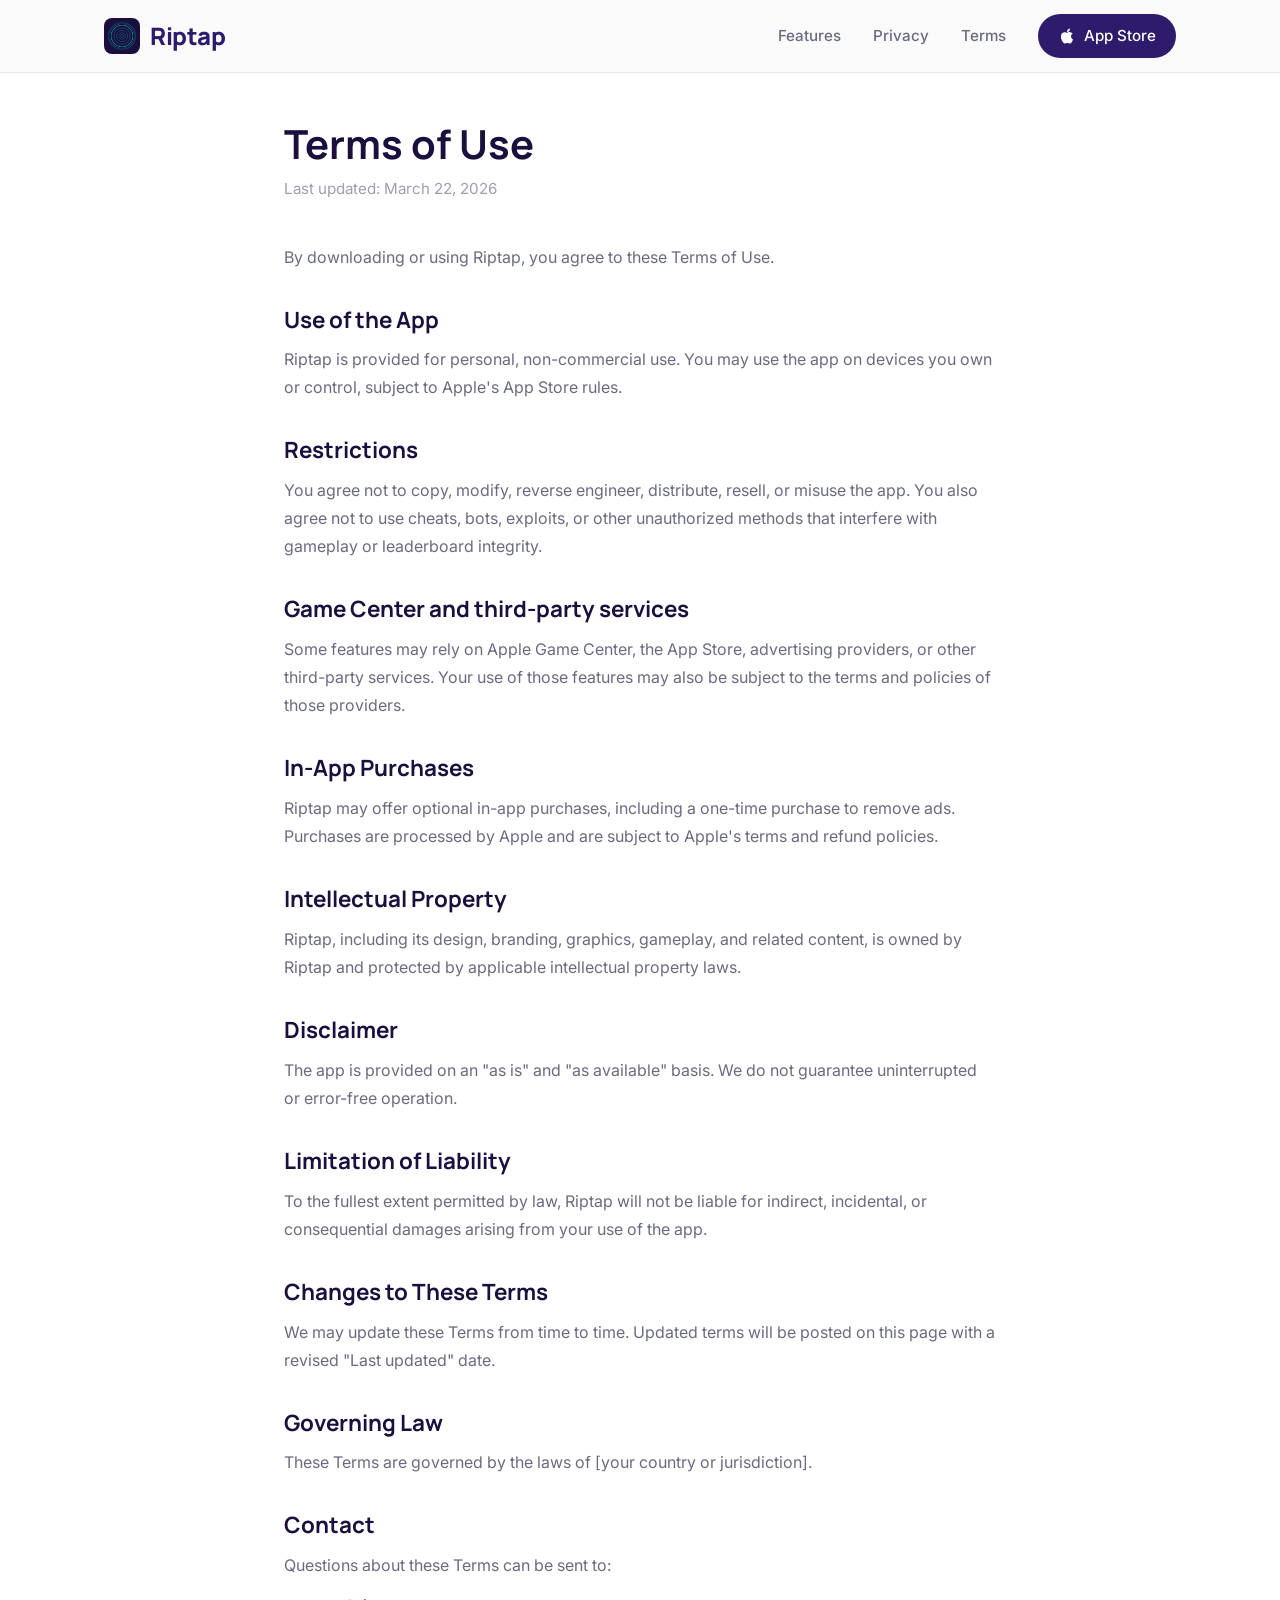
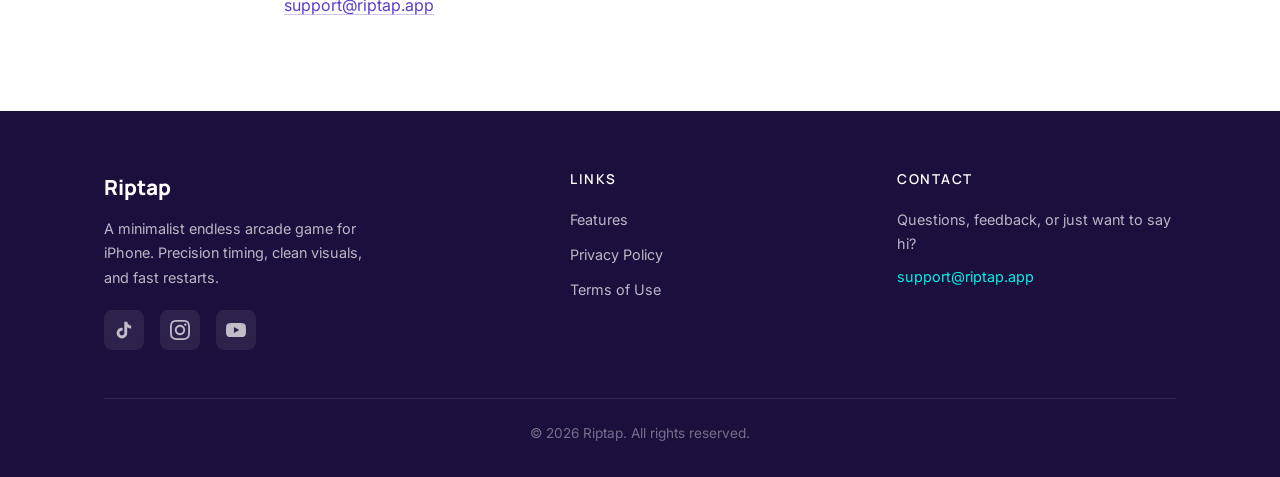
<file: terms.html>
<!DOCTYPE html>
<html lang="en">
<head>
  <meta charset="UTF-8">
  <meta name="viewport" content="width=device-width, initial-scale=1.0">
  <title>Terms of Use — Riptap</title>
  <meta name="description" content="Riptap Terms of Use. Please read these terms carefully before using the app.">
  <link rel="icon" type="image/png" href="images/app-icon.png">
  <link rel="apple-touch-icon" href="images/app-icon.png">
  <link rel="preconnect" href="https://fonts.googleapis.com">
  <link rel="preconnect" href="https://fonts.gstatic.com" crossorigin>
  <link href="https://fonts.googleapis.com/css2?family=Inter:wght@400;500;600&family=Manrope:wght@700;800&display=swap" rel="stylesheet">
  <link rel="stylesheet" href="css/style.css">
</head>
<body>

  <!-- Navigation -->
  <nav class="nav">
    <div class="container">
      <a href="index.html" class="nav-brand"><img src="images/app-icon.png" alt="Riptap logo">Riptap</a>
      <div class="nav-links">
        <a href="index.html#showcase">Features</a>
        <a href="privacy.html">Privacy</a>
        <a href="terms.html">Terms</a>
        <a href="https://apps.apple.com/us/app/riptap/id6760952295" class="nav-cta">
          <svg viewBox="0 0 24 24" fill="currentColor"><path d="M18.71 19.5c-.83 1.24-1.71 2.45-3.05 2.47-1.34.03-1.77-.79-3.29-.79-1.53 0-2 .77-3.27.82-1.31.05-2.3-1.32-3.14-2.53C4.25 17 2.94 12.45 4.7 9.39c.87-1.52 2.43-2.48 4.12-2.51 1.28-.02 2.5.87 3.29.87.78 0 2.26-1.07 3.8-.91.65.03 2.47.26 3.64 1.98-.09.06-2.17 1.28-2.15 3.81.03 3.02 2.65 4.03 2.68 4.04-.03.07-.42 1.44-1.38 2.83M13 3.5c.73-.83 1.94-1.46 2.94-1.5.13 1.17-.34 2.35-1.04 3.19-.69.85-1.83 1.51-2.95 1.42-.15-1.15.41-2.35 1.05-3.11z"/></svg>
          App Store
        </a>
      </div>
      <button class="hamburger" aria-label="Toggle menu">
        <span></span>
        <span></span>
        <span></span>
      </button>
    </div>
  </nav>

  <!-- Mobile Menu -->
  <div class="mobile-menu">
    <a href="index.html#showcase">Features</a>
    <a href="privacy.html">Privacy</a>
    <a href="terms.html">Terms</a>
    <a href="https://apps.apple.com/us/app/riptap/id6760952295" class="btn-primary">
      <svg viewBox="0 0 24 24" fill="currentColor" width="22" height="22"><path d="M18.71 19.5c-.83 1.24-1.71 2.45-3.05 2.47-1.34.03-1.77-.79-3.29-.79-1.53 0-2 .77-3.27.82-1.31.05-2.3-1.32-3.14-2.53C4.25 17 2.94 12.45 4.7 9.39c.87-1.52 2.43-2.48 4.12-2.51 1.28-.02 2.5.87 3.29.87.78 0 2.26-1.07 3.8-.91.65.03 2.47.26 3.64 1.98-.09.06-2.17 1.28-2.15 3.81.03 3.02 2.65 4.03 2.68 4.04-.03.07-.42 1.44-1.38 2.83M13 3.5c.73-.83 1.94-1.46 2.94-1.5.13 1.17-.34 2.35-1.04 3.19-.69.85-1.83 1.51-2.95 1.42-.15-1.15.41-2.35 1.05-3.11z"/></svg>
      Download on App Store
    </a>
  </div>

  <!-- Terms of Use Content -->
  <main class="legal-page">
    <div class="container">
      <h1>Terms of Use</h1>
      <p class="legal-updated">Last updated: March 22, 2026</p>

      <p>By downloading or using Riptap, you agree to these Terms of Use.</p>

      <h2>Use of the App</h2>
      <p>Riptap is provided for personal, non-commercial use. You may use the app on devices you own or control, subject to Apple's App Store rules.</p>

      <h2>Restrictions</h2>
      <p>You agree not to copy, modify, reverse engineer, distribute, resell, or misuse the app. You also agree not to use cheats, bots, exploits, or other unauthorized methods that interfere with gameplay or leaderboard integrity.</p>

      <h2>Game Center and third-party services</h2>
      <p>Some features may rely on Apple Game Center, the App Store, advertising providers, or other third-party services. Your use of those features may also be subject to the terms and policies of those providers.</p>

      <h2>In-App Purchases</h2>
      <p>Riptap may offer optional in-app purchases, including a one-time purchase to remove ads. Purchases are processed by Apple and are subject to Apple's terms and refund policies.</p>

      <h2>Intellectual Property</h2>
      <p>Riptap, including its design, branding, graphics, gameplay, and related content, is owned by Riptap and protected by applicable intellectual property laws.</p>

      <h2>Disclaimer</h2>
      <p>The app is provided on an "as is" and "as available" basis. We do not guarantee uninterrupted or error-free operation.</p>

      <h2>Limitation of Liability</h2>
      <p>To the fullest extent permitted by law, Riptap will not be liable for indirect, incidental, or consequential damages arising from your use of the app.</p>

      <h2>Changes to These Terms</h2>
      <p>We may update these Terms from time to time. Updated terms will be posted on this page with a revised "Last updated" date.</p>

      <h2>Governing Law</h2>
      <p>These Terms are governed by the laws of [your country or jurisdiction].</p>

      <h2>Contact</h2>
      <p>Questions about these Terms can be sent to:</p>
      <p><a href="mailto:support@riptap.app">support@riptap.app</a></p>
    </div>
  </main>

  <!-- Footer -->
  <footer class="footer">
    <div class="container">
      <div class="footer-grid">
        <div>
          <div class="footer-brand">Riptap</div>
          <p class="footer-desc">A minimalist endless arcade game for iPhone. Precision timing, clean visuals, and fast restarts.</p>
          <div class="footer-social">
            <a href="https://www.tiktok.com/@riptapgame" target="_blank" rel="noopener noreferrer" aria-label="TikTok">
              <svg width="20" height="20" viewBox="0 0 24 24" fill="currentColor">
                <path d="M19.59 6.69a4.83 4.83 0 0 1-3.77-4.25V2h-3.45v13.67a2.89 2.89 0 0 1-5.2 1.74 2.89 2.89 0 0 1 2.31-4.64 2.93 2.93 0 0 1 .88.13V9.4a6.84 6.84 0 0 0-1-.05A6.33 6.33 0 0 0 5 20.1a6.34 6.34 0 0 0 10.86-4.43v-7a8.16 8.16 0 0 0 4.77 1.52v-3.4a4.85 4.85 0 0 1-1-.1z"/>
              </svg>
            </a>
            <a href="https://www.instagram.com/riptapgame/" target="_blank" rel="noopener noreferrer" aria-label="Instagram">
              <svg width="20" height="20" viewBox="0 0 24 24" fill="currentColor">
                <path d="M12 2.163c3.204 0 3.584.012 4.85.07 3.252.148 4.771 1.691 4.919 4.919.058 1.265.069 1.645.069 4.849 0 3.205-.012 3.584-.069 4.849-.149 3.225-1.664 4.771-4.919 4.919-1.266.058-1.644.07-4.85.07-3.204 0-3.584-.012-4.849-.07-3.26-.149-4.771-1.699-4.919-4.92-.058-1.265-.07-1.644-.07-4.849 0-3.204.013-3.583.07-4.849.149-3.227 1.664-4.771 4.919-4.919 1.266-.057 1.645-.069 4.849-.069zm0-2.163c-3.259 0-3.667.014-4.947.072-4.358.2-6.78 2.618-6.98 6.98-.059 1.281-.073 1.689-.073 4.948 0 3.259.014 3.668.072 4.948.2 4.358 2.618 6.78 6.98 6.98 1.281.058 1.689.072 4.948.072 3.259 0 3.668-.014 4.948-.072 4.354-.2 6.782-2.618 6.979-6.98.059-1.28.073-1.689.073-4.948 0-3.259-.014-3.667-.072-4.947-.196-4.354-2.617-6.78-6.979-6.98-1.281-.059-1.69-.073-4.949-.073zm0 5.838c-3.403 0-6.162 2.759-6.162 6.162s2.759 6.163 6.162 6.163 6.162-2.759 6.162-6.163c0-3.403-2.759-6.162-6.162-6.162zm0 10.162c-2.209 0-4-1.79-4-4 0-2.209 1.791-4 4-4s4 1.791 4 4c0 2.21-1.791 4-4 4zm6.406-11.845c-.796 0-1.441.645-1.441 1.44s.645 1.44 1.441 1.44c.795 0 1.439-.645 1.439-1.44s-.644-1.44-1.439-1.44z"/>
              </svg>
            </a>
            <a href="https://www.youtube.com/@riptapgame" target="_blank" rel="noopener noreferrer" aria-label="YouTube">
              <svg width="20" height="20" viewBox="0 0 24 24" fill="currentColor">
                <path d="M23.498 6.186a3.016 3.016 0 0 0-2.122-2.136C19.505 3.545 12 3.545 12 3.545s-7.505 0-9.377.505A3.017 3.017 0 0 0 .502 6.186C0 8.07 0 12 0 12s0 3.93.502 5.814a3.016 3.016 0 0 0 2.122 2.136c1.871.505 9.376.505 9.376.505s7.505 0 9.377-.505a3.015 3.015 0 0 0 2.122-2.136C24 15.93 24 12 24 12s0-3.93-.502-5.814zM9.545 15.568V8.432L15.818 12l-6.273 3.568z"/>
              </svg>
            </a>
          </div>
        </div>
        <div class="footer-col">
          <h4>Links</h4>
          <a href="index.html#showcase">Features</a>
          <a href="privacy.html">Privacy Policy</a>
          <a href="terms.html">Terms of Use</a>
        </div>
        <div class="footer-col">
          <h4>Contact</h4>
          <p>Questions, feedback, or just want to say hi?</p>
          <a href="mailto:support@riptap.app" class="footer-email">support@riptap.app</a>
        </div>
      </div>
      <div class="footer-bottom">
        <span>&copy; 2026 Riptap. All rights reserved.</span>
      </div>
    </div>
  </footer>

  <script src="js/main.js"></script>
</body>
</html>
</file>
<file: css/style.css>
/* ============================================
   Riptap — Stylesheet
   Light theme with indigo/purple + neon cyan accents
   ============================================ */

:root {
  --bg: #FAFAFA;
  --bg-white: #FFFFFF;
  --bg-tint: #F3F1FC;           /* light purple tint for sections */
  --indigo: #1A0F3D;            /* dark indigo from app */
  --indigo-mid: #2E1B6B;        /* mid indigo */
  --purple: #5A3EC8;            /* vibrant purple */
  --cyan: #00F2E6;              /* neon cyan accent */
  --cyan-dark: #00C9BE;         /* slightly muted cyan */
  --text-primary: #1A1A2E;      /* near-black with purple tint */
  --text-secondary: #6B6B80;
  --text-muted: #9E9EB0;
  --border: rgba(26, 15, 61, 0.08);
  --radius: 12px;
  --radius-lg: 20px;
  --shadow: 0 2px 16px rgba(26, 15, 61, 0.06);
  --shadow-hover: 0 8px 32px rgba(26, 15, 61, 0.12);
  --transition: 0.3s ease;
}

/* --- Reset & Base --- */
*, *::before, *::after {
  margin: 0;
  padding: 0;
  box-sizing: border-box;
}

html {
  scroll-behavior: smooth;
  -webkit-text-size-adjust: 100%;
}

body {
  font-family: 'Inter', sans-serif;
  color: var(--text-primary);
  background: var(--bg);
  line-height: 1.6;
  overflow-x: hidden;
}

h1, h2, h3, h4 {
  font-family: 'Manrope', sans-serif;
  font-weight: 700;
  line-height: 1.2;
}

a {
  text-decoration: none;
  color: inherit;
}

img {
  max-width: 100%;
  display: block;
}

ul {
  list-style: none;
}

/* --- Container --- */
.container {
  width: 100%;
  max-width: 1120px;
  margin: 0 auto;
  padding: 0 24px;
}

/* --- Navigation --- */
.nav {
  position: fixed;
  top: 0;
  left: 0;
  right: 0;
  z-index: 1000;
  background: rgba(250, 250, 250, 0.9);
  backdrop-filter: blur(16px);
  -webkit-backdrop-filter: blur(16px);
  border-bottom: 1px solid var(--border);
}

.nav .container {
  display: flex;
  align-items: center;
  justify-content: space-between;
  height: 72px;
}

.nav-brand {
  display: flex;
  align-items: center;
  gap: 10px;
  font-family: 'Manrope', sans-serif;
  font-size: 1.5rem;
  font-weight: 800;
  color: var(--indigo-mid);
  letter-spacing: -0.5px;
}

.nav-brand img {
  width: 36px;
  height: 36px;
  border-radius: 8px;
}

.nav-links {
  display: flex;
  align-items: center;
  gap: 32px;
}

.nav-links a {
  font-size: 0.95rem;
  font-weight: 500;
  color: var(--text-secondary);
  transition: color var(--transition);
}

.nav-links a:hover {
  color: var(--indigo);
}

.nav-cta {
  display: inline-flex;
  align-items: center;
  gap: 8px;
  background: var(--indigo-mid);
  color: #FFFFFF !important;
  padding: 10px 20px;
  border-radius: 50px;
  font-size: 0.9rem;
  font-weight: 600;
  transition: background var(--transition), transform var(--transition), box-shadow var(--transition);
}

.nav-cta:hover {
  background: var(--purple);
  transform: translateY(-1px);
  box-shadow: 0 4px 16px rgba(90, 62, 200, 0.3);
}

.nav-cta svg {
  width: 18px;
  height: 18px;
}

/* Hamburger */
.hamburger {
  display: none;
  flex-direction: column;
  gap: 5px;
  background: none;
  border: none;
  cursor: pointer;
  padding: 4px;
}

.hamburger span {
  display: block;
  width: 24px;
  height: 2px;
  background: var(--indigo);
  border-radius: 2px;
  transition: transform var(--transition), opacity var(--transition);
}

.hamburger.active span:nth-child(1) {
  transform: translateY(7px) rotate(45deg);
}

.hamburger.active span:nth-child(2) {
  opacity: 0;
}

.hamburger.active span:nth-child(3) {
  transform: translateY(-7px) rotate(-45deg);
}

/* --- Hero Section --- */
.hero {
  position: relative;
  padding: 160px 0 100px;
  background: linear-gradient(180deg, var(--bg-white) 0%, var(--bg-tint) 100%);
  overflow: hidden;
}

.hero-content {
  text-align: center;
  max-width: 700px;
  margin: 0 auto;
  position: relative;
  z-index: 2;
}

.hero h1 {
  font-size: 3.5rem;
  letter-spacing: -1.5px;
  margin-bottom: 20px;
  color: var(--indigo);
}

.hero h1 .accent {
  background: linear-gradient(135deg, var(--purple) 0%, var(--cyan-dark) 100%);
  -webkit-background-clip: text;
  -webkit-text-fill-color: transparent;
  background-clip: text;
}

.hero p {
  font-size: 1.2rem;
  color: var(--text-secondary);
  max-width: 520px;
  margin: 0 auto 40px;
}

.hero-buttons {
  display: flex;
  justify-content: center;
  gap: 16px;
  flex-wrap: wrap;
}

.btn-primary {
  display: inline-flex;
  align-items: center;
  gap: 10px;
  background: var(--indigo-mid);
  color: #FFFFFF;
  padding: 16px 32px;
  border-radius: 50px;
  font-size: 1rem;
  font-weight: 600;
  transition: background var(--transition), transform var(--transition), box-shadow var(--transition);
  border: none;
  cursor: pointer;
}

.btn-primary:hover {
  background: var(--purple);
  transform: translateY(-2px);
  box-shadow: 0 8px 28px rgba(90, 62, 200, 0.35);
}

.btn-primary svg {
  width: 22px;
  height: 22px;
}

/* hero-app-icon removed — logo now in nav */

/* Background orbs */
.orb {
  position: absolute;
  border-radius: 50%;
  filter: blur(100px);
  pointer-events: none;
}

.orb-1 {
  width: 500px;
  height: 500px;
  background: var(--bg-tint);
  top: -150px;
  right: -200px;
  opacity: 0.8;
}

.orb-2 {
  width: 400px;
  height: 400px;
  background: rgba(0, 242, 230, 0.08);
  bottom: -150px;
  left: -150px;
  opacity: 1;
}

/* --- Showcase Section (Features + Screenshots merged) --- */
.showcase {
  padding: 100px 0;
  background: var(--bg-white);
}

.showcase .section-header {
  text-align: center;
  margin-bottom: 64px;
}

.showcase .section-header h2 {
  font-size: 2.5rem;
  letter-spacing: -0.5px;
  margin-bottom: 12px;
  color: var(--indigo);
}

.showcase .section-header p {
  font-size: 1.1rem;
  color: var(--text-secondary);
  max-width: 500px;
  margin: 0 auto;
}

.showcase-row {
  display: grid;
  grid-template-columns: 1fr 1fr;
  gap: 64px;
  align-items: center;
}

.showcase-row.reverse {
  direction: rtl;
}

.showcase-row.reverse > * {
  direction: ltr;
}

.showcase-details {
  display: flex;
  flex-direction: column;
  gap: 28px;
}

.showcase-item {
  display: flex;
  gap: 16px;
  align-items: flex-start;
}

.showcase-icon {
  flex-shrink: 0;
  width: 48px;
  height: 48px;
  background: var(--bg-tint);
  border: 1px solid var(--border);
  border-radius: 14px;
  display: flex;
  align-items: center;
  justify-content: center;
  color: var(--cyan-dark);
}

.showcase-item h3 {
  font-size: 1.1rem;
  margin-bottom: 4px;
  color: var(--indigo);
}

.showcase-item p {
  font-size: 0.95rem;
  color: var(--text-secondary);
  line-height: 1.6;
}

.showcase-screenshot {
  display: flex;
  justify-content: center;
  align-items: center;
}

.screenshot-placeholder {
  width: 280px;
  height: 560px;
  background: linear-gradient(160deg, var(--indigo), #2E1B6B);
  border-radius: 32px;
  display: flex;
  align-items: center;
  justify-content: center;
  color: rgba(255, 255, 255, 0.35);
  font-family: 'Manrope', sans-serif;
  font-size: 1rem;
  font-weight: 600;
  box-shadow: 0 20px 60px rgba(26, 15, 61, 0.2);
  position: relative;
  overflow: hidden;
}

.screenshot-placeholder::before {
  content: '';
  position: absolute;
  top: 0;
  left: 0;
  right: 0;
  height: 36px;
  background: rgba(0, 0, 0, 0.15);
  border-radius: 32px 32px 0 0;
}

.screenshot-img {
  width: 100%;
  max-width: 320px;
  height: auto;
  border-radius: 24px;
  box-shadow: 0 20px 60px rgba(26, 15, 61, 0.25);
  display: block;
}

/* Carousel within showcase */
.carousel {
  position: relative;
  width: 100%;
  max-width: 400px;
  overflow: hidden;
}

.carousel-track {
  display: flex;
  transition: transform 0.5s ease;
}

.carousel-slide {
  flex: 0 0 100%;
  display: flex;
  justify-content: center;
  align-items: center;
}

.carousel-dots {
  display: flex;
  justify-content: center;
  gap: 12px;
  margin-top: 28px;
  margin-bottom: 20px;
}

.carousel-dot {
  width: 10px;
  height: 10px;
  border-radius: 50%;
  background: transparent;
  border: none;
  cursor: pointer;
  padding: 8px;
  position: relative;
}

.carousel-dot::before {
  content: '';
  position: absolute;
  top: 50%;
  left: 50%;
  transform: translate(-50%, -50%);
  width: 10px;
  height: 10px;
  border-radius: 50%;
  background: var(--text-muted);
  transition: background var(--transition), transform var(--transition);
}

.carousel-dot.active::before {
  background: var(--purple);
  transform: translate(-50%, -50%) scale(1.3);
}

/* --- Footer --- */
.footer {
  padding: 60px 0 32px;
  background: var(--indigo);
  color: rgba(255, 255, 255, 0.7);
}

.footer-grid {
  display: grid;
  grid-template-columns: 1.5fr 1fr 1fr;
  gap: 48px;
  margin-bottom: 48px;
}

.footer-brand {
  font-family: 'Manrope', sans-serif;
  font-size: 1.3rem;
  font-weight: 800;
  color: #FFFFFF;
  margin-bottom: 12px;
}

.footer-desc {
  font-size: 0.9rem;
  max-width: 280px;
  line-height: 1.7;
}

.footer-col h4 {
  color: #FFFFFF;
  font-size: 0.85rem;
  margin-bottom: 20px;
  text-transform: uppercase;
  letter-spacing: 1.5px;
  font-weight: 600;
}

.footer-col a {
  display: block;
  font-size: 0.9rem;
  margin-bottom: 12px;
  transition: color var(--transition);
}

.footer-col a:hover {
  color: var(--cyan);
}

.footer-col p {
  font-size: 0.9rem;
  margin-bottom: 8px;
  line-height: 1.7;
}

.footer-email {
  color: var(--cyan) !important;
  transition: opacity var(--transition);
}

.footer-email:hover {
  opacity: 0.8;
}

.footer-social {
  display: flex;
  gap: 16px;
  margin-top: 20px;
}

.footer-social a {
  display: flex;
  align-items: center;
  justify-content: center;
  width: 40px;
  height: 40px;
  background: rgba(255, 255, 255, 0.08);
  border-radius: 8px;
  color: rgba(255, 255, 255, 0.7);
  transition: background var(--transition), color var(--transition), transform var(--transition);
}

.footer-social a:hover {
  background: rgba(0, 242, 230, 0.15);
  color: var(--cyan);
  transform: translateY(-2px);
}

.footer-bottom {
  border-top: 1px solid rgba(255, 255, 255, 0.1);
  padding-top: 24px;
  text-align: center;
  font-size: 0.85rem;
  color: rgba(255, 255, 255, 0.4);
}

/* --- Legal Pages (Privacy, Terms) --- */
.legal-page {
  padding: 120px 0 80px;
  min-height: 100vh;
  background: var(--bg-white);
}

.legal-page .container {
  max-width: 760px;
}

.legal-page h1 {
  font-size: 2.5rem;
  margin-bottom: 8px;
  color: var(--indigo);
}

.legal-page .legal-updated {
  color: var(--text-muted);
  font-size: 0.95rem;
  margin-bottom: 40px;
}

.legal-page h2 {
  font-size: 1.4rem;
  margin-top: 36px;
  margin-bottom: 12px;
  color: var(--indigo);
}

.legal-page p,
.legal-page li {
  font-size: 1rem;
  line-height: 1.75;
  color: var(--text-secondary);
  margin-bottom: 12px;
}

.legal-page ul {
  list-style: disc;
  padding-left: 24px;
  margin-bottom: 16px;
}

.legal-page ul li::marker {
  color: var(--purple);
}

.legal-page a {
  color: var(--purple);
  text-decoration: underline;
  text-decoration-color: rgba(90, 62, 200, 0.3);
  text-underline-offset: 3px;
}

.legal-page a:hover {
  text-decoration-color: var(--purple);
}

/* --- Scroll Reveal Animation --- */
.reveal {
  opacity: 0;
  transform: translateY(30px);
  transition: opacity 0.6s ease, transform 0.6s ease;
}

.reveal.visible {
  opacity: 1;
  transform: translateY(0);
}

/* --- Mobile Menu --- */
.mobile-menu {
  display: none;
  position: fixed;
  top: 72px;
  left: 0;
  right: 0;
  bottom: 0;
  background: rgba(250, 250, 250, 0.97);
  backdrop-filter: blur(16px);
  -webkit-backdrop-filter: blur(16px);
  z-index: 999;
  flex-direction: column;
  align-items: center;
  justify-content: center;
  gap: 32px;
}

.mobile-menu.open {
  display: flex;
}

.mobile-menu a {
  font-family: 'Manrope', sans-serif;
  font-size: 1.5rem;
  font-weight: 600;
  color: var(--indigo);
  transition: color var(--transition);
}

.mobile-menu a:hover {
  color: var(--purple);
}

/* --- Responsive --- */

@media (max-width: 768px) {
  .nav-links {
    display: none;
  }

  .hamburger {
    display: flex;
  }

  .hero {
    padding: 130px 0 80px;
  }

  .hero h1 {
    font-size: 2.5rem;
  }

  .hero p {
    font-size: 1.05rem;
  }

  .showcase .section-header h2 {
    font-size: 2rem;
  }

  .showcase-row {
    grid-template-columns: 1fr;
    gap: 48px;
  }

  .showcase-row.reverse {
    direction: ltr;
  }

  .showcase-screenshot {
    order: -1;
  }

  .carousel {
    margin: 0 auto;
  }

  .footer-grid {
    grid-template-columns: 1fr;
    gap: 32px;
  }

  .footer-bottom {
    text-align: center;
  }

  .screenshot-placeholder {
    width: 240px;
    height: 480px;
  }

  .screenshot-img {
    max-width: 280px;
  }

  .carousel {
    max-width: 300px;
  }

  .carousel-dots {
    gap: 10px;
    margin-top: 24px;
    margin-bottom: 18px;
  }

  .legal-page h1 {
    font-size: 2rem;
  }
}

@media (max-width: 480px) {
  .hero h1 {
    font-size: 2rem;
  }

  .hero p {
    font-size: 0.95rem;
  }

  .showcase .section-header h2 {
    font-size: 1.75rem;
  }

  .screenshot-placeholder {
    width: 200px;
    height: 400px;
  }

  .screenshot-img {
    max-width: 240px;
  }

  .carousel {
    max-width: 260px;
  }

  .carousel-dots {
    gap: 8px;
    margin-top: 20px;
    margin-bottom: 16px;
  }

  .carousel-dot {
    padding: 6px;
    width: 8px;
    height: 8px;
  }

  .carousel-dot::before {
    width: 8px;
    height: 8px;
  }
}
</file>
